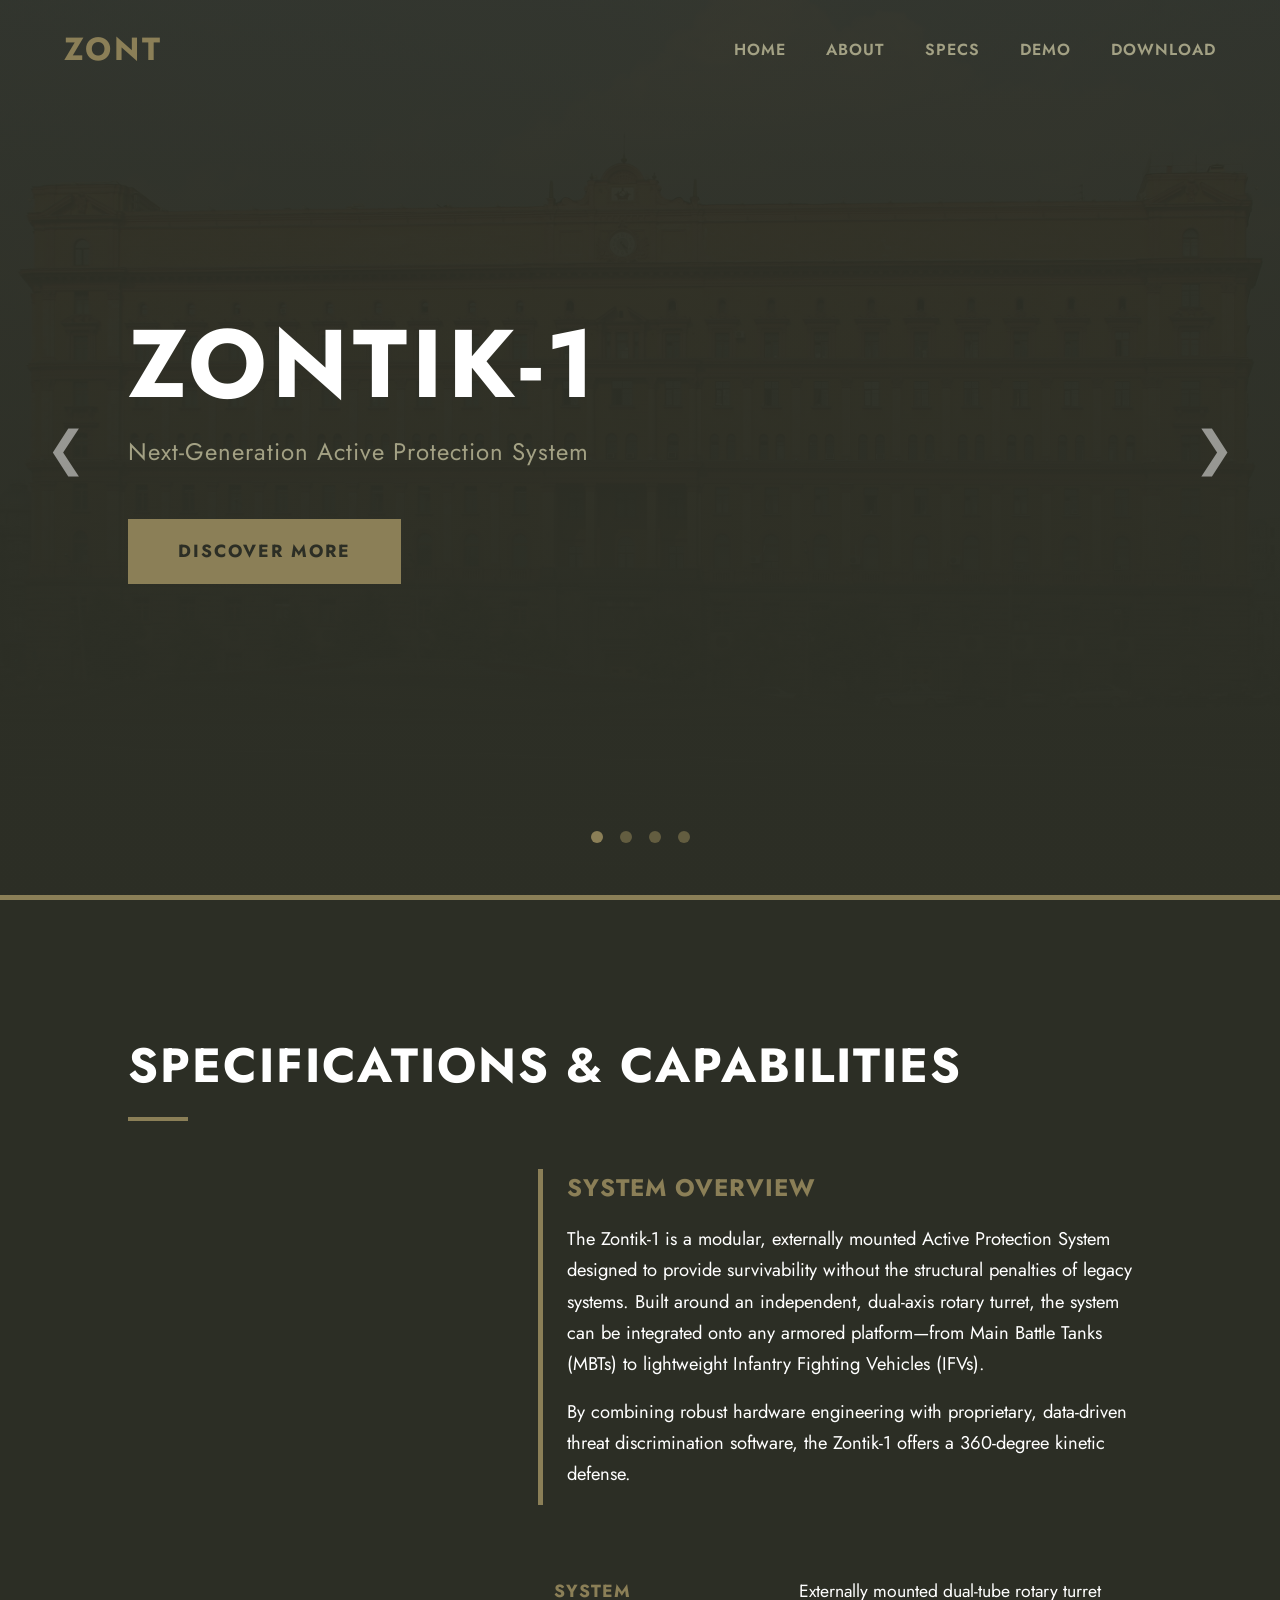
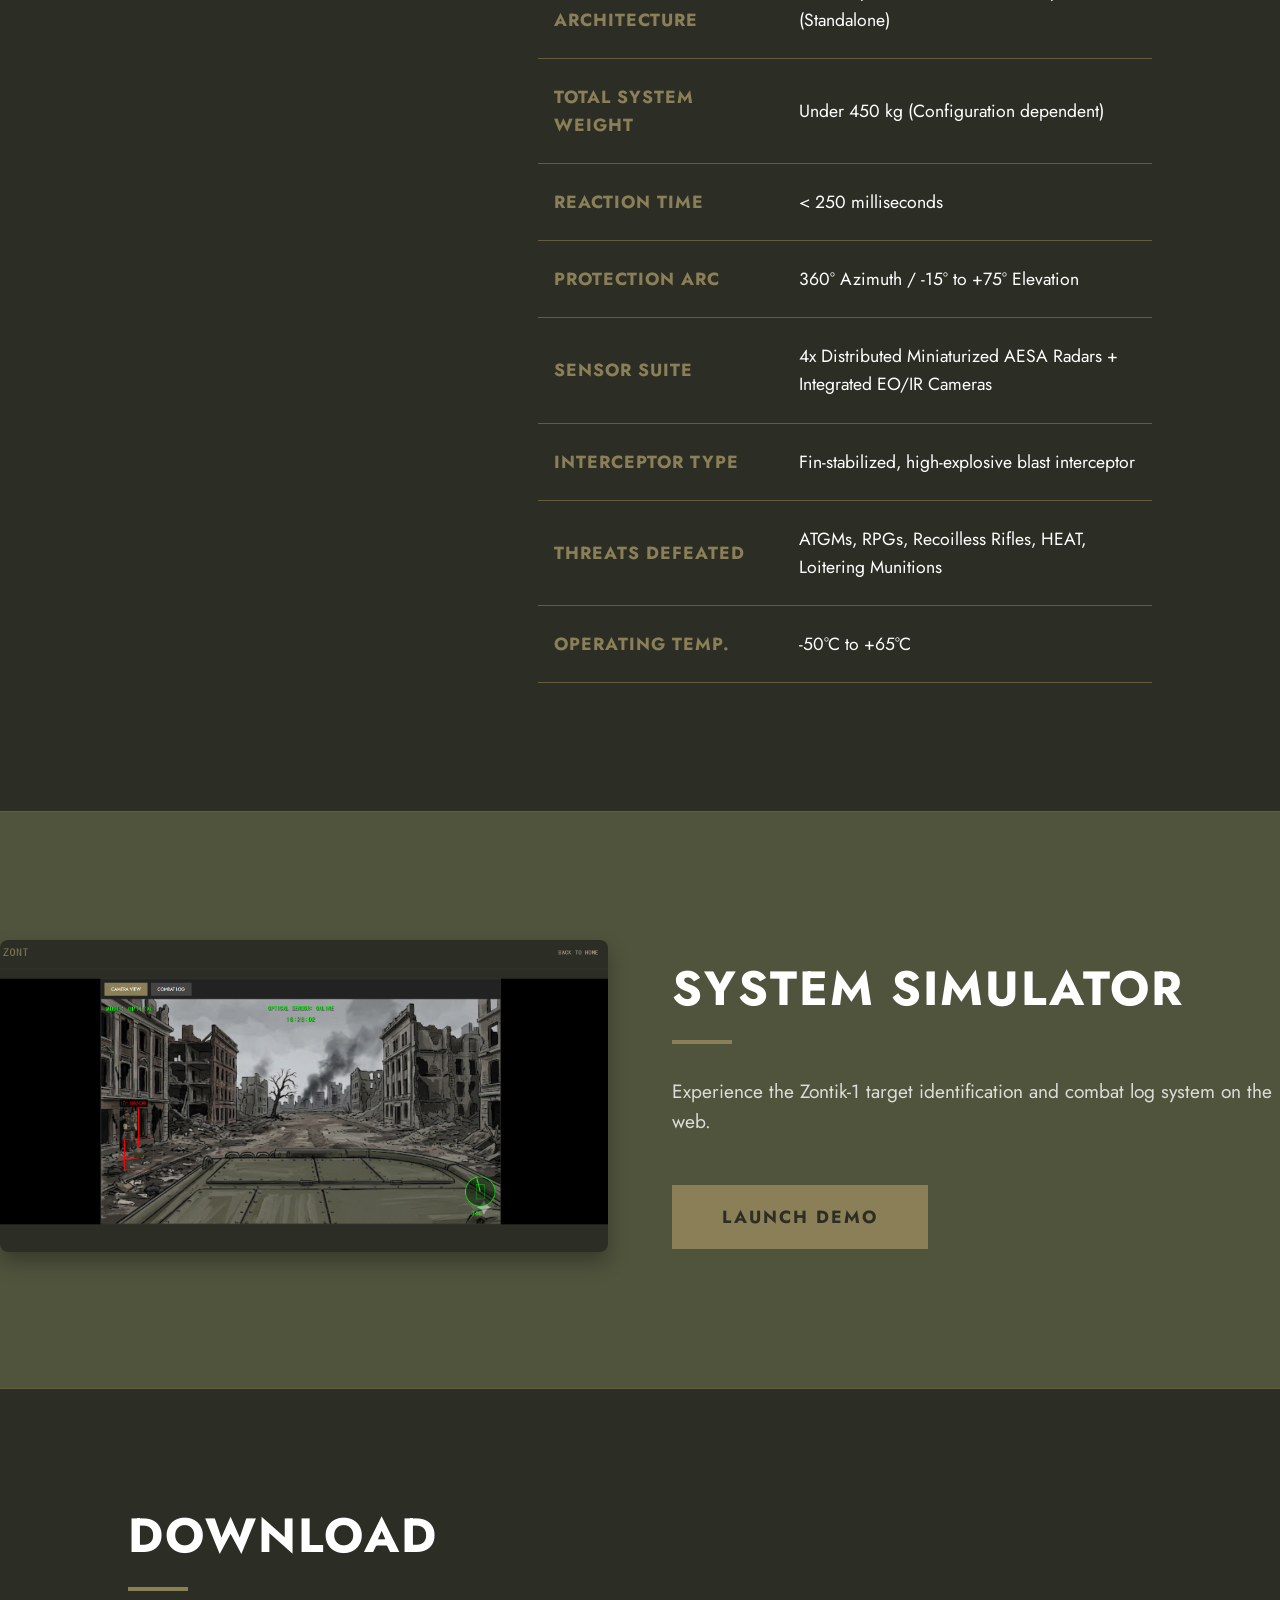
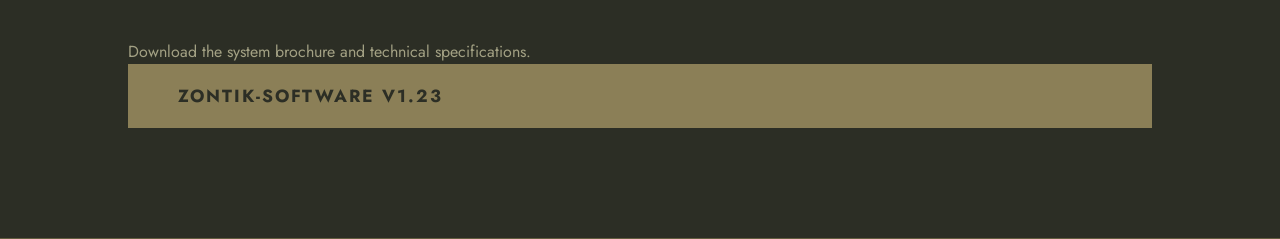
<file: index.html>
<!DOCTYPE html>
<html lang="en">
<head>
    <meta charset="UTF-8">
    <meta name="viewport" content="width=device-width, initial-scale=1.0">
    <title>Zont | Zontik-1</title>
    <link href="https://fonts.googleapis.com/css2?family=Jost:wght@400;600;700&display=swap" rel="stylesheet">
    <link rel="stylesheet" href="style.css">

    <style>
        #demo {
            background-color: var(--color-2);
            padding: 8rem 0;
            overflow: hidden;
        }

        #demo .demo-grid {
            display: grid;
            grid-template-columns: 1fr 1fr;
            gap: 4rem;
            align-items: center;
        }

        #demo .demo-image-col img {
            width: 100%;
            height: auto;
            border-radius: 8px;
            box-shadow: 0 10px 20px rgba(0,0,0,0.3);
        }

        #demo .demo-text-col {
            text-align: left;
            color: #ffffff;
        }

        #demo .demo-text-col .section-title {
            text-align: left;
            margin: 0 0 2rem 0;
        }

        #demo .demo-text-col p {
            font-size: 1.2rem;
            margin-bottom: 3rem;
            color: rgba(255, 255, 255, 0.8);
        }
    </style>
</head>
<body>
    <nav id="navbar">
        <div class="logo">ZONT</div>
        <ul class="nav-links">
            <li><a href="index.html">Home</a></li>
            <li><a href="about.html">About</a></li>
            <li><a href="index.html#specs">Specs</a></li>
            <li><a href="demo.html">Demo</a></li>
            <li><a href="download.html">Download</a></li>
        </ul>
    </nav>

    <header id="home" class="hero">
        <div class="slider-container">
            <div class="hero-slide active">
                <div class="video-container">
                    <video autoplay muted loop playsinline>
                        <source src="0329.mp4" type="video/mp4">
                    </video>
                </div>
                <div class="hero-content">
                    <h1>ZONTIK-1</h1>
                    <p>Next-Generation Active Protection System</p>
                    <a href="about.html" class="btn">Discover More</a>
                </div>
            </div>

            <div class="hero-slide">
                <div class="hero-content">
                    <h1>360° DEFENSE</h1>
                    <p>Download the system brochure and technical specifications.</p>
                    <a href="download.html" class="btn">Download Snapshot</a>
                </div>
            </div>

            <div class="hero-slide">
                <div class="hero-content">
                    <h1>UNMATCHED SPECS</h1>
                    <p>Explore the technical capabilities of Zontik-1.</p>
                    <a href="#specs" class="btn">View Specifications</a>
                </div>
            </div>

            <div class="hero-slide">
                <div class="hero-content">
                    <h1>LIVE SIMULATOR</h1>
                    <p>Experience target identification and combat log system.</p>
                    <a href="demo.html" class="btn">Launch Demo</a>
                </div>
            </div>
        </div>

        <button class="slide-arrow prev-arrow" onclick="changeSlide(-1)">&#10094;</button>
        <button class="slide-arrow next-arrow" onclick="changeSlide(1)">&#10095;</button>

        <div class="slider-dots">
            <span class="dot active" onclick="currentSlide(1)"></span>
            <span class="dot" onclick="currentSlide(2)"></span>
            <span class="dot" onclick="currentSlide(3)"></span>
            <span class="dot" onclick="currentSlide(4)"></span>
        </div>
    </header>

    <section id="specs">
        <h2 class="section-title">Specifications & Capabilities</h2>

        <div class="specs-content">
            <div class="specs-overview">
                <h3>System Overview</h3>
                <p>
                    The Zontik-1 is a modular, externally mounted Active Protection System designed to provide
                    survivability without the structural penalties of legacy systems. Built around an independent,
                    dual-axis rotary turret, the system can be integrated onto any armored platform—from Main Battle Tanks (MBTs)
                    to lightweight Infantry Fighting Vehicles (IFVs).
                </p>
                <p>
                    By combining robust hardware engineering with proprietary, data-driven threat discrimination software,
                    the Zontik-1 offers a 360-degree kinetic defense.
                </p>
            </div>

            <table class="specs-table">
                <tr>
                    <th>System Architecture</th>
                    <td>Externally mounted dual-tube rotary turret (Standalone)</td>
                </tr>
                <tr>
                    <th>Total System Weight</th>
                    <td>Under 450 kg (Configuration dependent)</td>
                </tr>
                <tr>
                    <th>Reaction Time</th>
                    <td>&lt; 250 milliseconds</td>
                </tr>
                <tr>
                    <th>Protection Arc</th>
                    <td>360° Azimuth / -15° to +75° Elevation</td>
                </tr>
                <tr>
                    <th>Sensor Suite</th>
                    <td>4x Distributed Miniaturized AESA Radars + Integrated EO/IR Cameras</td>
                </tr>
                <tr>
                    <th>Interceptor Type</th>
                    <td>Fin-stabilized, high-explosive blast interceptor</td>
                </tr>
                <tr>
                    <th>Threats Defeated</th>
                    <td>ATGMs, RPGs, Recoilless Rifles, HEAT, Loitering Munitions</td>
                </tr>
                <tr>
                    <th>Operating Temp.</th>
                    <td>-50°C to +65°C</td>
                </tr>
            </table>
        </div>
    </section>

    <section id="demo">
        <div class="container demo-grid fade-in">
            <div class="demo-image-col slide-in-left">
                <img src="demo.png" alt="Zontik-1 System Simulator Screenshot">
            </div>
            <div class="demo-text-col slide-in-right">
                <h2 class="section-title">System Simulator</h2>
                <p>
                    Experience the Zontik-1 target identification and combat log system on the web.
                </p>
                <a href="demo.html" class="btn">Launch Demo</a>
            </div>
        </div>
    </section>

    <section id="download">
        <h2 class="section-title">Download</h2>
        <p>Download the system brochure and technical specifications.</p>
        <a href="download.html" class="btn download-btn">ZONTIK-Software v1.23</a>
    </section>

    <script src="script.js"></script>
</body>
</html>
</file>
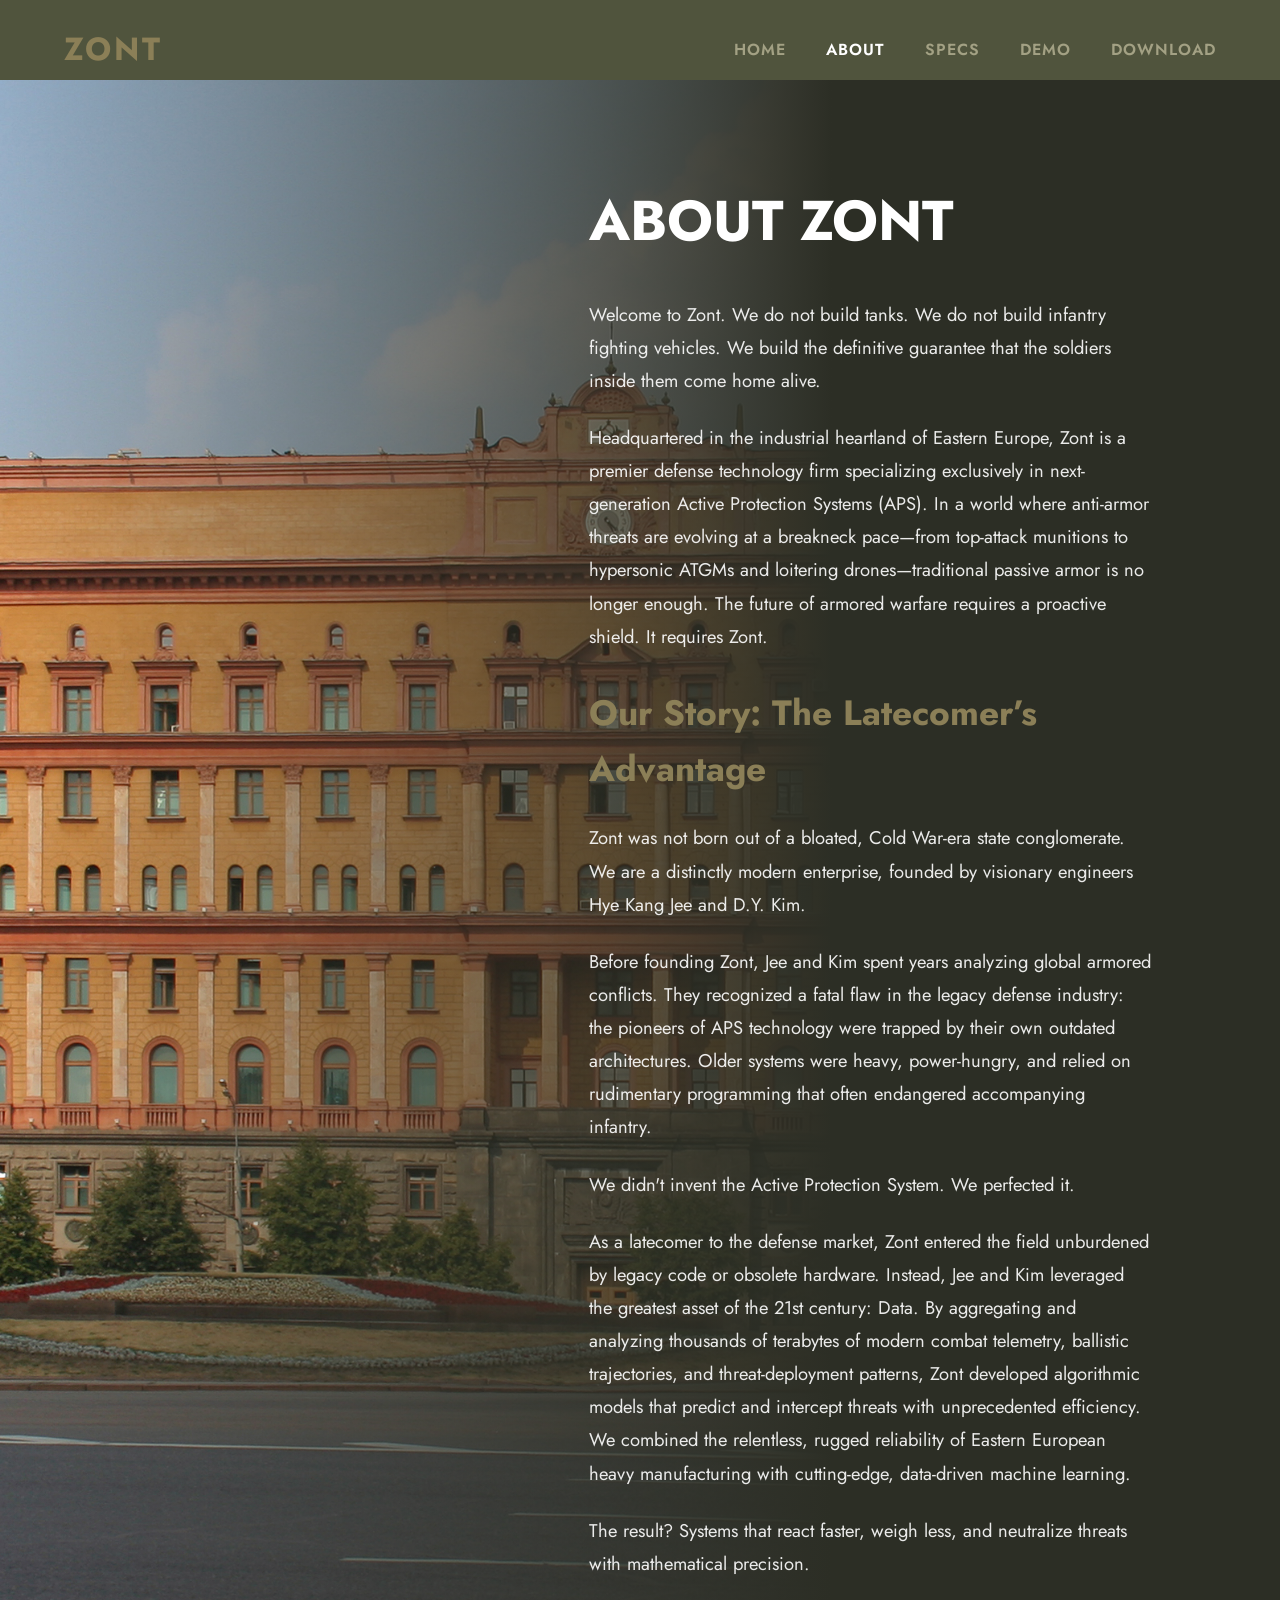
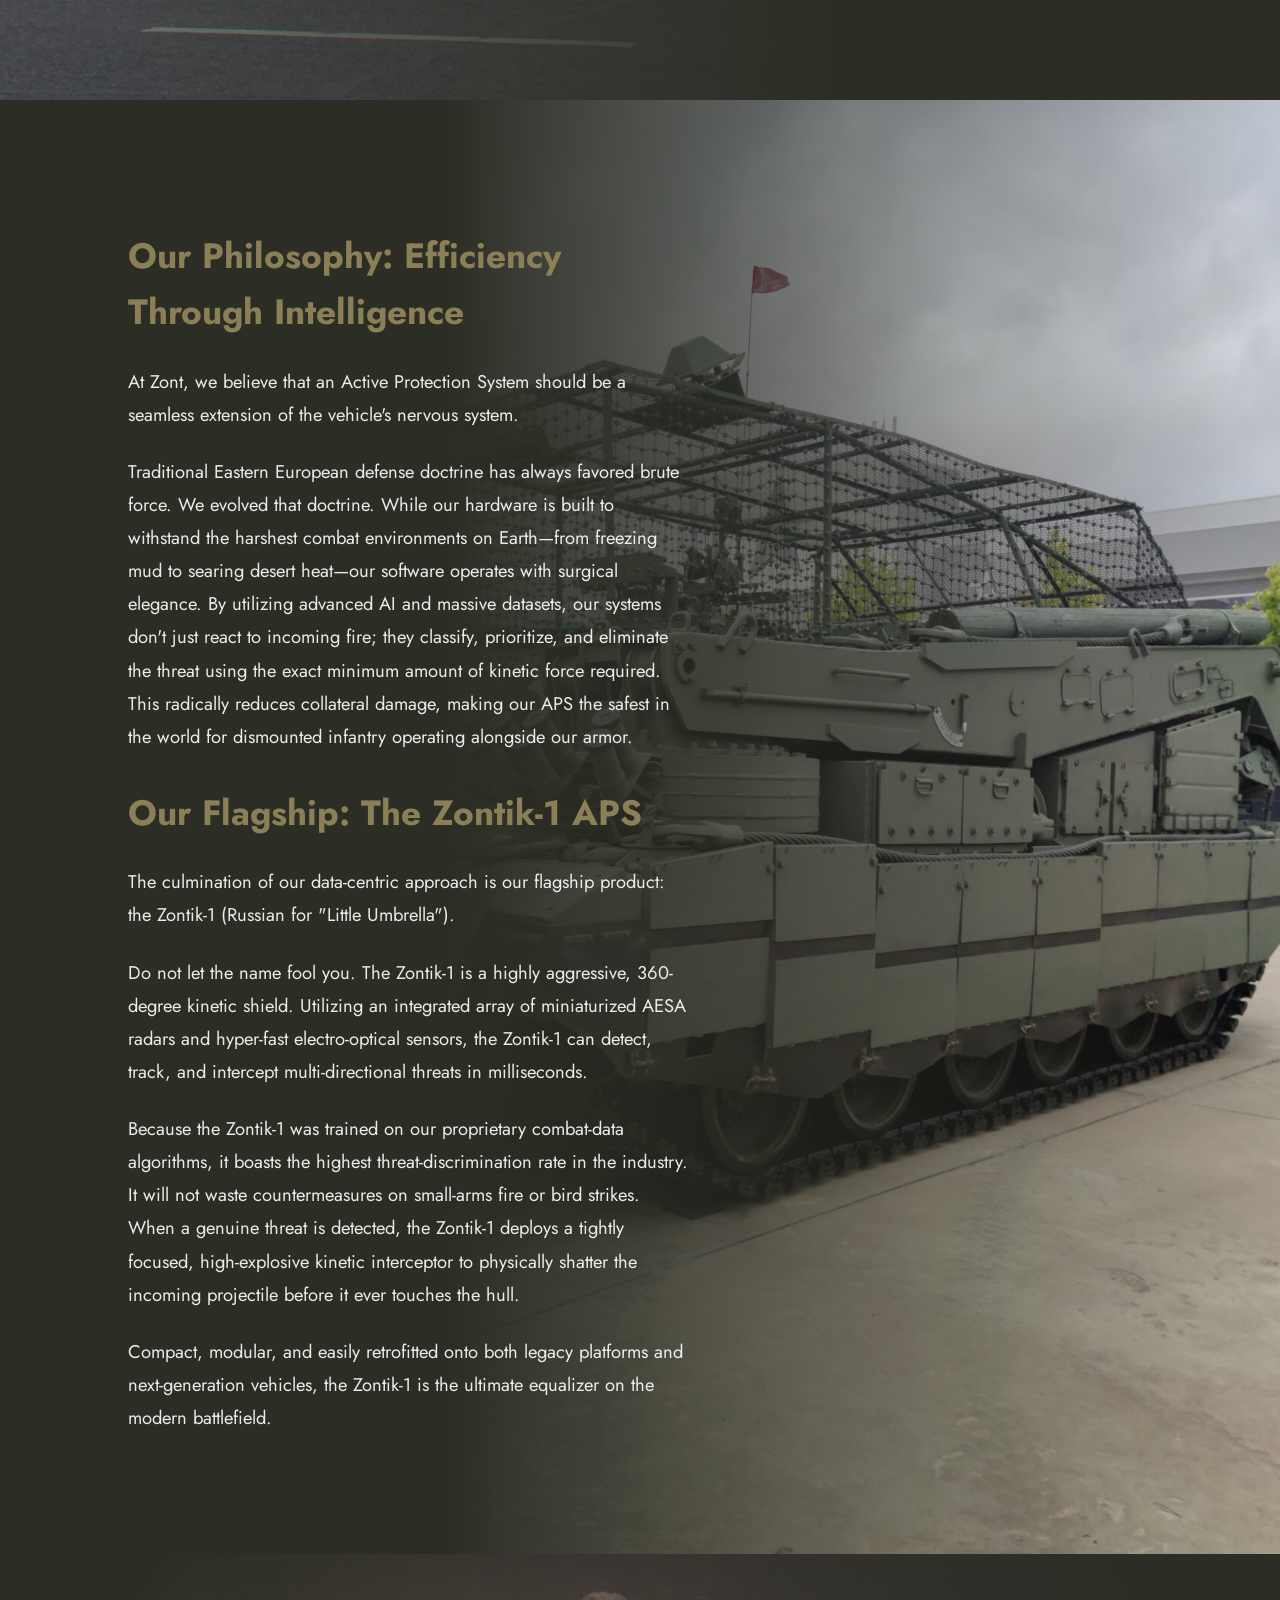
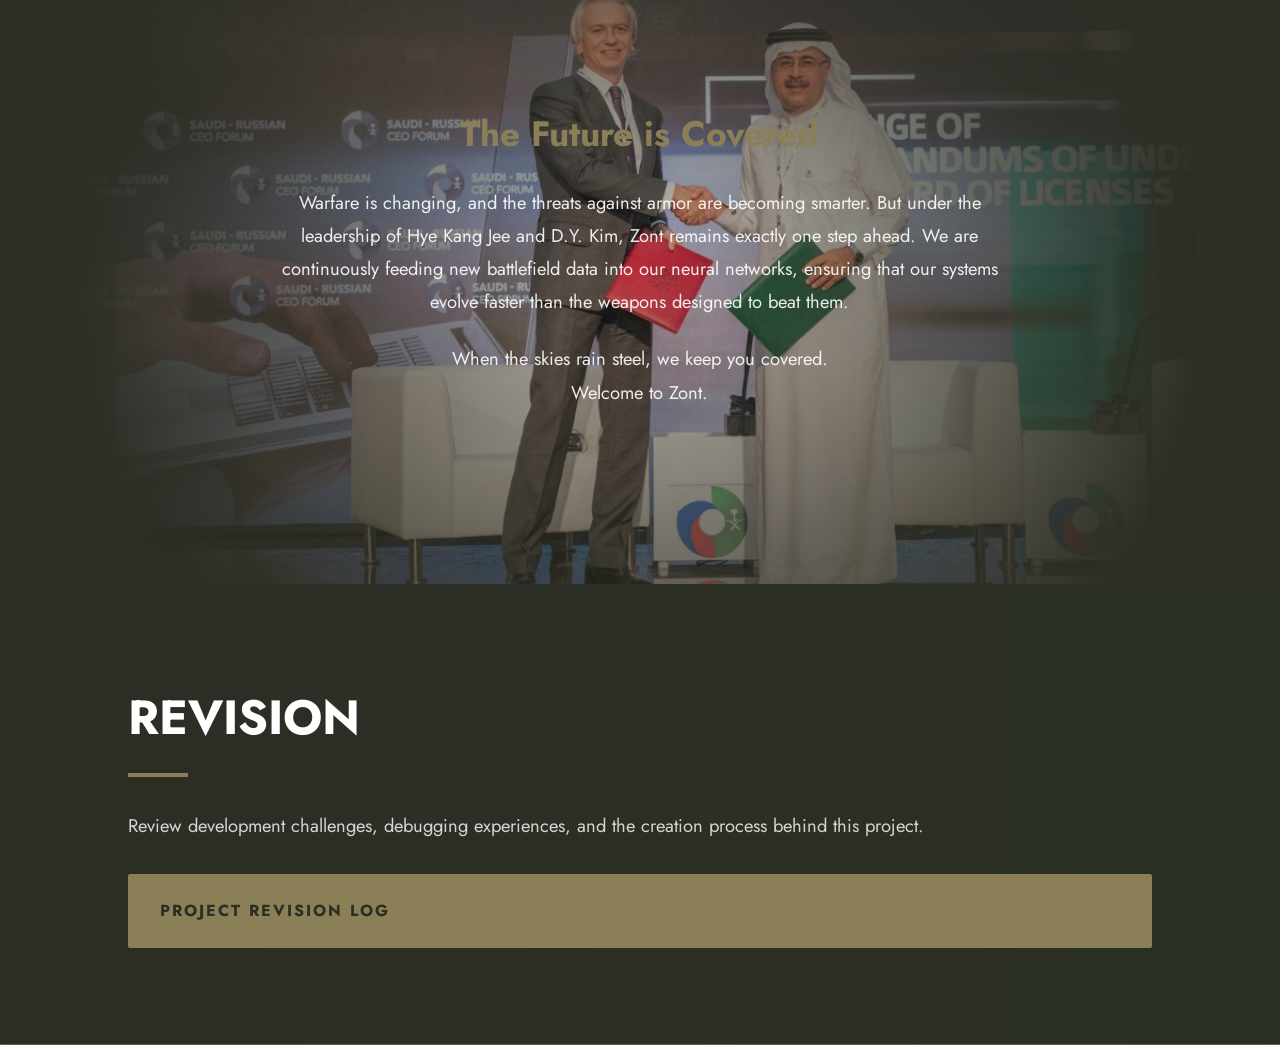
<file: about.html>
<!DOCTYPE html>
<html lang="en">
<head>
    <meta charset="UTF-8">
    <meta name="viewport" content="width=device-width, initial-scale=1.0">
    <title>About Zont</title>
    <link href="https://fonts.googleapis.com/css2?family=Jost:wght@400;600;700&display=swap" rel="stylesheet">
    <link rel="stylesheet" href="style.css">

    <style>
        /* =========================================
           ABOUT PAGE: GRADIENT DECORATION
           ========================================= */
        /* 전체 컨테이너 패딩 리셋 */
        #about {
            padding-top: 5rem;
            padding-bottom: 0;
            padding-left: 0;
            padding-right: 0;
        }

        .about-section {
            padding: 6rem 10%;
            min-height: 70vh;
            display: flex;
            align-items: center;
        }

        .text-box {
            color: rgba(255, 255, 255, 0.9);
            z-index: 2;
        }

        .text-box h2 {
            font-size: 3.5rem;
            color: #ffffff;
            margin-bottom: 2rem;
            text-transform: uppercase;
        }

        .text-box h3 {
            font-size: 2.2rem;
            color: var(--color-4);
            margin-bottom: 1.5rem;
            margin-top: 2rem;
        }

        .text-box p {
            font-size: 1.15rem;
            margin-bottom: 1.5rem;
            line-height: 1.8;
        }

        /* 1. 사진 왼쪽 (왼쪽에서 오른쪽으로 어두워지는 그라데이션) -> 텍스트는 오른쪽 배치 */
        .bg-left {
            background: linear-gradient(to right, rgba(44, 46, 37, 0) 0%, #2C2E25 65%), url('company_building.jpg') center/cover no-repeat;
        }
        .bg-left .text-box {
            margin-left: auto;
            width: 55%;
        }

        /* 2. 사진 오른쪽 (오른쪽에서 왼쪽으로 어두워지는 그라데이션) -> 텍스트는 왼쪽 배치 */
        .bg-right {
            background: linear-gradient(to left, rgba(44, 46, 37, 0) 0%, #2C2E25 65%), url('BREM-80-ARV-at-Army-2024-event-scaled.jpg') center/cover no-repeat;
        }
        .bg-right .text-box {
            margin-right: auto;
            width: 55%;
        }

        /* 3. 사진 중앙 (중앙에서 바깥으로 어두워지는 원형 그라데이션) -> 텍스트는 중앙 배치 */
        .bg-center {
            background: radial-gradient(circle, rgba(44, 46, 37, 0.3) 0%, #2C2E25 80%), url('bj3qH2gw-Saudi---Russian-CEO-Forum-resize-1200x800.jpg') center/cover no-repeat;
            justify-content: center;
            text-align: center;
            padding-bottom: 8rem;
        }
        .bg-center .text-box {
            margin: 0 auto;
            width: 70%;
        }
    </style>
</head>
<body>
    <nav id="navbar">
        <div class="logo">ZONT</div>
        <ul class="nav-links">
            <li><a href="index.html">Home</a></li>
            <li><a href="about.html" class="active">About</a></li>
            <li><a href="index.html#specs">Specs</a></li>
            <li><a href="demo.html">Demo</a></li> <li><a href="index.html#download">Download</a></li>
        </ul>
    </nav>

    <section id="about">
        
        <div class="about-section bg-left">
            <div class="text-box">
                <h2>About Zont</h2>
                <p>Welcome to Zont. We do not build tanks. We do not build infantry fighting vehicles. We build the definitive guarantee that the soldiers inside them come home alive.</p>
                <p>Headquartered in the industrial heartland of Eastern Europe, Zont is a premier defense technology firm specializing exclusively in next-generation Active Protection Systems (APS). In a world where anti-armor threats are evolving at a breakneck pace—from top-attack munitions to hypersonic ATGMs and loitering drones—traditional passive armor is no longer enough. The future of armored warfare requires a proactive shield. It requires Zont.</p>

                <h3>Our Story: The Latecomer’s Advantage</h3>
                <p>Zont was not born out of a bloated, Cold War-era state conglomerate. We are a distinctly modern enterprise, founded by visionary engineers Hye Kang Jee and D.Y. Kim.</p>
                <p>Before founding Zont, Jee and Kim spent years analyzing global armored conflicts. They recognized a fatal flaw in the legacy defense industry: the pioneers of APS technology were trapped by their own outdated architectures. Older systems were heavy, power-hungry, and relied on rudimentary programming that often endangered accompanying infantry.</p>
                <p>We didn't invent the Active Protection System. We perfected it.</p>
                <p>As a latecomer to the defense market, Zont entered the field unburdened by legacy code or obsolete hardware. Instead, Jee and Kim leveraged the greatest asset of the 21st century: Data. By aggregating and analyzing thousands of terabytes of modern combat telemetry, ballistic trajectories, and threat-deployment patterns, Zont developed algorithmic models that predict and intercept threats with unprecedented efficiency. We combined the relentless, rugged reliability of Eastern European heavy manufacturing with cutting-edge, data-driven machine learning.</p>
                <p>The result? Systems that react faster, weigh less, and neutralize threats with mathematical precision.</p>
            </div>
        </div>

        <div class="about-section bg-right">
            <div class="text-box">
                <h3>Our Philosophy: Efficiency Through Intelligence</h3>
                <p>At Zont, we believe that an Active Protection System should be a seamless extension of the vehicle's nervous system.</p>
                <p>Traditional Eastern European defense doctrine has always favored brute force. We evolved that doctrine. While our hardware is built to withstand the harshest combat environments on Earth—from freezing mud to searing desert heat—our software operates with surgical elegance. By utilizing advanced AI and massive datasets, our systems don't just react to incoming fire; they classify, prioritize, and eliminate the threat using the exact minimum amount of kinetic force required. This radically reduces collateral damage, making our APS the safest in the world for dismounted infantry operating alongside our armor.</p>

                <h3>Our Flagship: The Zontik-1 APS</h3>
                <p>The culmination of our data-centric approach is our flagship product: the Zontik-1 (Russian for "Little Umbrella").</p>
                <p>Do not let the name fool you. The Zontik-1 is a highly aggressive, 360-degree kinetic shield. Utilizing an integrated array of miniaturized AESA radars and hyper-fast electro-optical sensors, the Zontik-1 can detect, track, and intercept multi-directional threats in milliseconds.</p>
                <p>Because the Zontik-1 was trained on our proprietary combat-data algorithms, it boasts the highest threat-discrimination rate in the industry. It will not waste countermeasures on small-arms fire or bird strikes. When a genuine threat is detected, the Zontik-1 deploys a tightly focused, high-explosive kinetic interceptor to physically shatter the incoming projectile before it ever touches the hull.</p>
                <p>Compact, modular, and easily retrofitted onto both legacy platforms and next-generation vehicles, the Zontik-1 is the ultimate equalizer on the modern battlefield.</p>
            </div>
        </div>

        <div class="about-section bg-center">
            <div class="text-box">
                <h3>The Future is Covered</h3>
                <p>Warfare is changing, and the threats against armor are becoming smarter. But under the leadership of Hye Kang Jee and D.Y. Kim, Zont remains exactly one step ahead. We are continuously feeding new battlefield data into our neural networks, ensuring that our systems evolve faster than the weapons designed to beat them.</p>
                <p>When the skies rain steel, we keep you covered.<br>Welcome to Zont.</p>

            </div>
        </div>
   <!-- REVISION SECTION -->
        <div class="revision-section">
            <h2>REVISION</h2>
            <div class="revision-line"></div>
            <p>
                Review development challenges, debugging experiences,
                and the creation process behind this project.
            </p>

            <a href="revision.html" class="revision-bar">
                PROJECT REVISION LOG
            </a>
        </div>


    </section>

    <script src="script.js"></script>
</body>
</html>
</file>
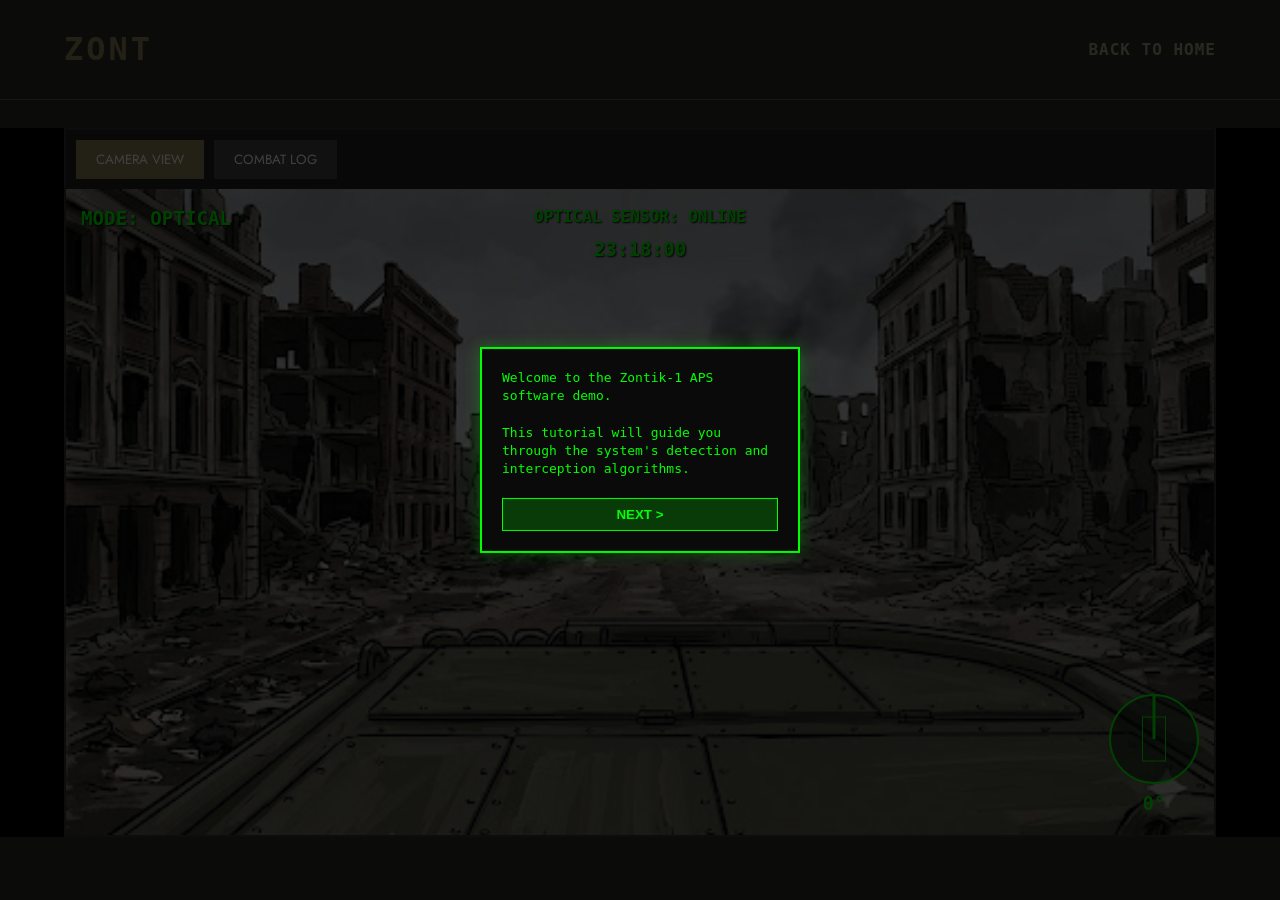
<file: demo.html>
<!DOCTYPE html>
<html lang="en">
<head>
    <meta charset="UTF-8">
    <meta name="viewport" content="width=device-width, initial-scale=1.0">
    <title>Zontik-1 | Simulator</title>
    <link href="https://fonts.googleapis.com/css2?family=Jost:wght@400;600;700&display=swap" rel="stylesheet">
    <link rel="stylesheet" href="style.css">
    <link rel="stylesheet" href="demo.css">
</head>
<body>
    <nav id="navbar" style="background-color: #2C2E25;">
        <div class="logo">ZONT</div>
        <ul class="nav-links">
            <li><a href="index.html">Back to Home</a></li>
        </ul>
    </nav>

    <div id="demo-container">
        <div class="demo-nav">
            <button id="btn-camera" class="active">Camera View</button>
            <button id="btn-log">Combat Log</button>
        </div>

        <div id="camera-view" class="view-screen active">
            <div class="hud-overlay">
                <div class="hud-mode">MODE: <span id="camera-mode-val">OPTICAL</span></div>
                
                <div class="hud-top-center">
                    <div class="hud-status" id="hud-status-val">OPTICAL SENSOR: ONLINE</div>
                    <div class="hud-time" id="hud-time-display">00:00:00</div>
                </div>

                <div class="hud-azimuth">
                    <div class="azimuth-indicator">
                        <div class="hull-icon"></div>
                        <div class="turret-bar" id="turret-bar"></div>
                    </div>
                    <div class="azimuth-text"><span id="azimuth-val">0</span>°</div>
                </div>
            </div>

            <div class="target-box" id="target-box">
                <div class="target-label" id="target-label">ID: UNKNOWN</div>
                <img src="FPV.png" style="width: 100%; height: 100%; object-fit: contain;">
            </div>

            <div class="rpg-gunner-box" id="rpg-gunner-box">
                <div class="target-label" id="rpg-gunner-label">ID: UNKNOWN</div>
                <img src="terror.png" style="width: 100%; height: 100%; object-fit: contain;">
            </div>

            <div class="rpg-projectile-box" id="rpg-projectile-box">
                <img src="RPG.png" style="width: 100%; height: 100%; object-fit: contain;">
            </div>
        </div>

        <div id="log-view" class="view-screen">
            <div>SYSTEM INITIALIZED...</div>
            <div id="log-content"></div>
        </div>
    </div>

    <script src="demo.js"></script>
</body>
</html>
</file>
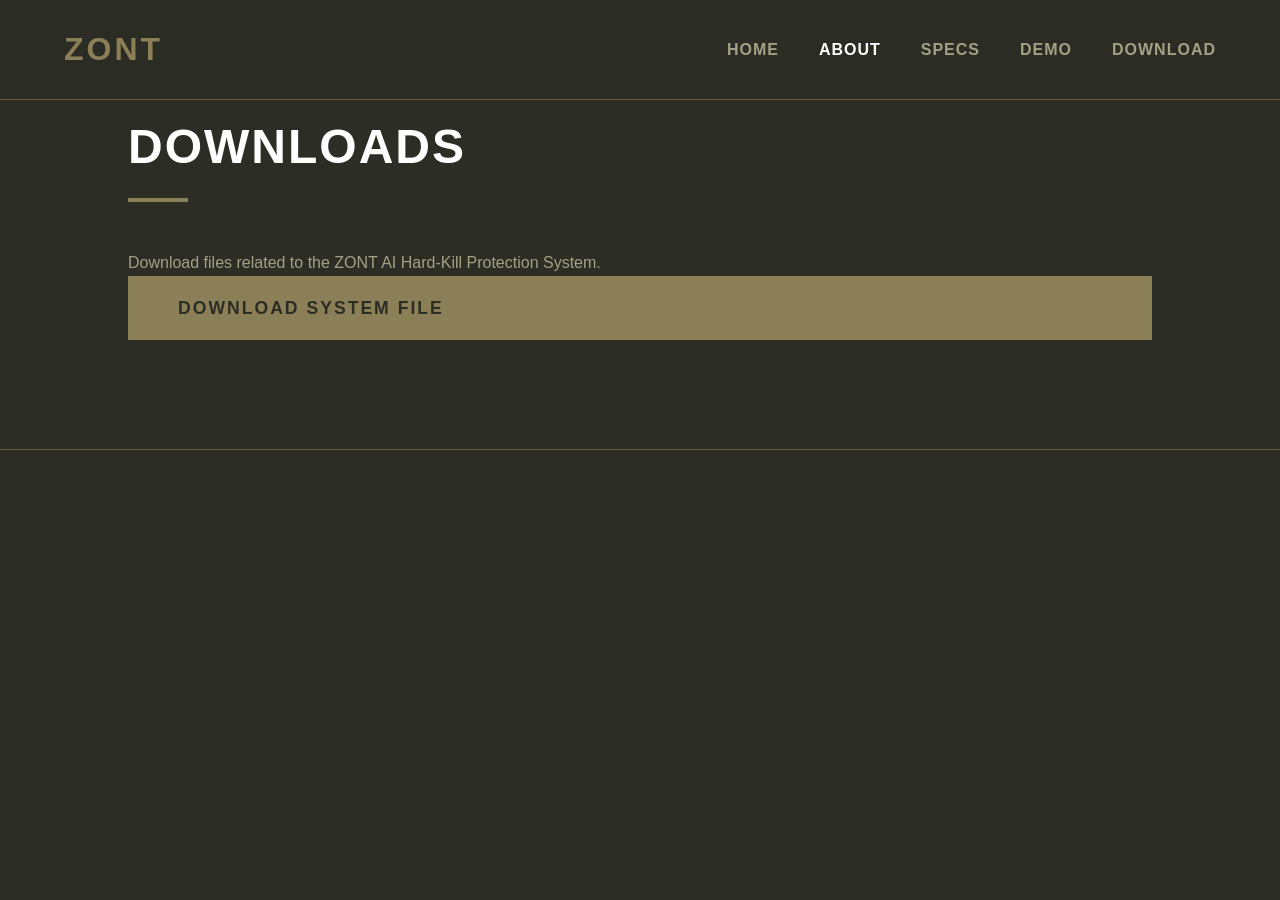
<file: download.html>
<!DOCTYPE html>
<html lang="en">
<head>
<meta charset="UTF-8">
<meta name="viewport" content="width=device-width, initial-scale=1.0">

<title>ZONT Downloads</title>

<link rel="stylesheet" href="style.css">

</head>

<body>

<nav id="navbar">

<div class="logo">ZONT</div>

<ul class="nav-links">
            <li><a href="index.html">Home</a></li>
            <li><a href="about.html" class="active">About</a></li>
            <li><a href="index.html#specs">Specs</a></li>
            <li><a href="demo.html">Demo</a></li> <li><a href="index.html#download">Download</a></li>
        </ul>

</nav>

<section id="download">

<h2 class="section-title">Downloads</h2>

<p>
Download files related to the ZONT AI Hard-Kill Protection System.
</p>

<a href="#" class="btn">
Download System File
</a>

</section>

</body>
</html>
</file>
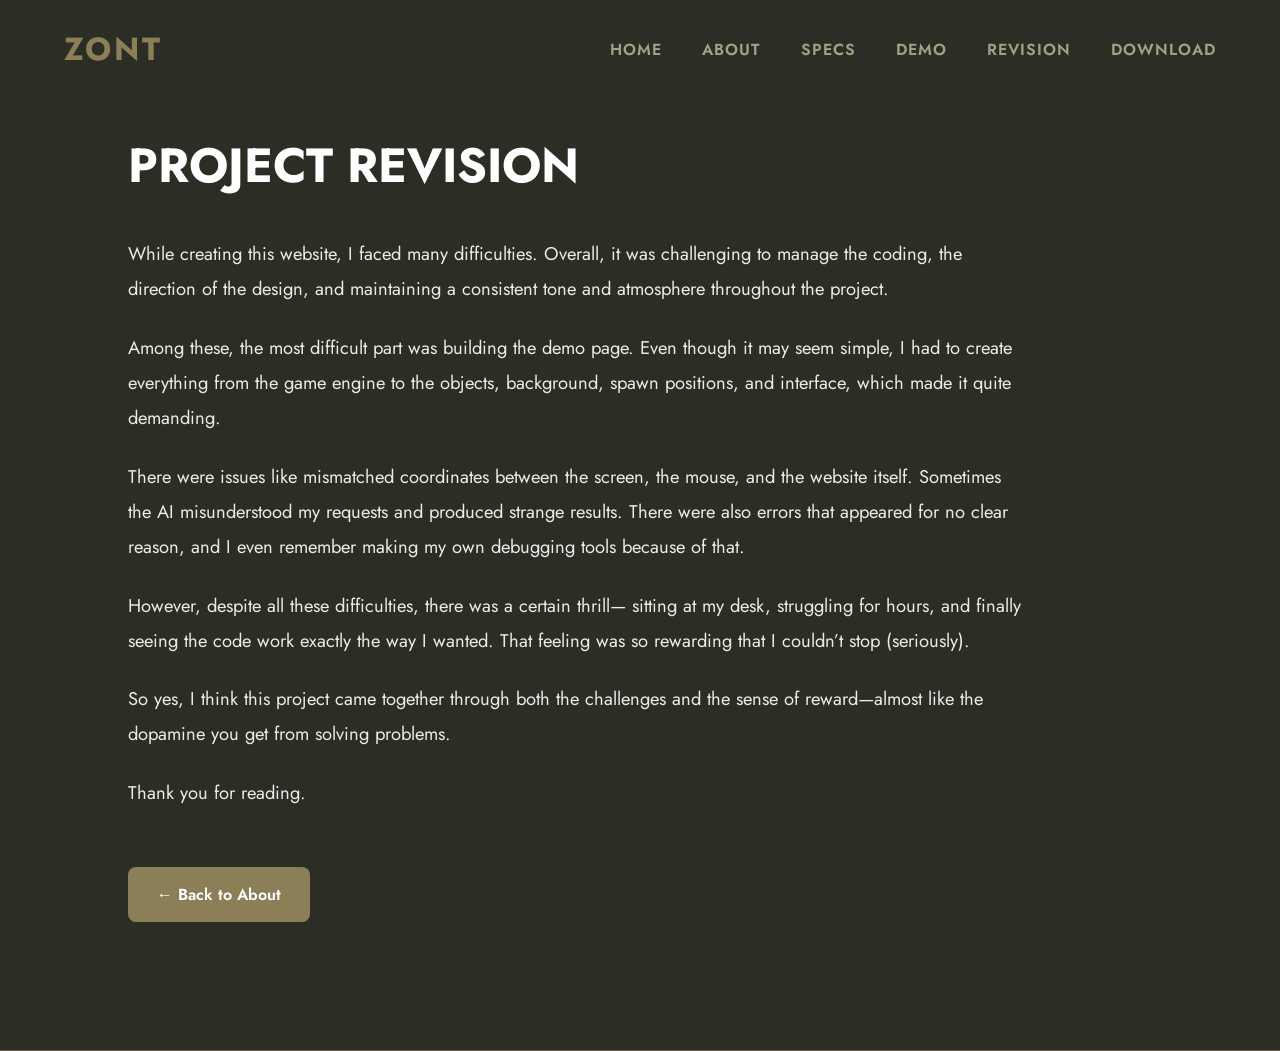
<file: revision.html>
<!DOCTYPE html>
<html lang="en">
<head>
    <meta charset="UTF-8">
    <meta name="viewport" content="width=device-width, initial-scale=1.0">

    <title>ZONT | Revision</title>

    <link href="https://fonts.googleapis.com/css2?family=Jost:wght@400;600;700&display=swap" rel="stylesheet">
    <link rel="stylesheet" href="style.css">

    <style>
        /* Revision Page Layout */

        body {
            background-color: #2C2E25;
        }

        .revision-container {
            padding: 8rem 10%;
            min-height: 100vh;
            display: flex;
            justify-content: center;
        }

        .revision-box {
            max-width: 900px;
            color: rgba(255,255,255,0.9);
        }

        .revision-box h2 {
            font-size: 3rem;
            margin-bottom: 2rem;
            color: #ffffff;
            text-transform: uppercase;
        }

        .revision-box p {
            font-size: 1.15rem;
            line-height: 1.9;
            margin-bottom: 1.5rem;
        }

        .back-btn {
            display: inline-block;
            margin-top: 2rem;
            padding: 0.9rem 1.8rem;
            background-color: var(--color-4);
            color: #fff;
            text-decoration: none;
            font-weight: 600;
            border-radius: 8px;
            transition: 0.3s ease;
        }

        .back-btn:hover {
            background-color: var(--color-5);
            transform: translateY(-2px);
        }
    </style>

</head>

<body>

    <!-- NAVBAR (about이랑 동일하게 유지) -->
    <nav id="navbar">
        <div class="logo">ZONT</div>

        <ul class="nav-links">
            <li><a href="index.html">Home</a></li>
            <li><a href="about.html">About</a></li>
            <li><a href="index.html#specs">Specs</a></li>
            <li><a href="demo.html">Demo</a></li>
            <li><a href="revision.html" class="active">Revision</a></li>
            <li><a href="index.html#download">Download</a></li>
        </ul>
    </nav>

    <!-- REVISION CONTENT -->

    <section class="revision-container">

        <div class="revision-box">

            <h2>Project Revision</h2>

            <p>
            While creating this website, I faced many difficulties.
            Overall, it was challenging to manage the coding, the direction of the design, 
            and maintaining a consistent tone and atmosphere throughout the project.
            </p>

            <p>
            Among these, the most difficult part was building the demo page. 
            Even though it may seem simple, I had to create everything from 
            the game engine to the objects, background, spawn positions, 
            and interface, which made it quite demanding.
            </p>

            <p>
            There were issues like mismatched coordinates between the screen, 
            the mouse, and the website itself. Sometimes the AI misunderstood 
            my requests and produced strange results. There were also errors 
            that appeared for no clear reason, and I even remember making 
            my own debugging tools because of that.
            </p>

            <p>
            However, despite all these difficulties, there was a certain thrill—
            sitting at my desk, struggling for hours, and finally seeing the 
            code work exactly the way I wanted. That feeling was so rewarding 
            that I couldn’t stop (seriously).
            </p>

            <p>
            So yes, I think this project came together through both the 
            challenges and the sense of reward—almost like the dopamine 
            you get from solving problems.
            </p>

            <p>
            Thank you for reading.
            </p>

            <!-- Back Button -->
            <a href="about.html" class="back-btn">
                ← Back to About
            </a>

        </div>

    </section>

    <script src="script.js"></script>

</body>
</html>
</file>
<file: style.css>
/* ==========================================================================
   1. VARIABLES & RESET (변수 및 초기화)
   ========================================================================== */
:root {
    --color-1: #2C2E25;
    --color-2: #50543D;
    --color-3: #635D40;
    --color-4: #8B7F57;
    --color-5: #A3A184;
}

* {
    margin: 0;
    padding: 0;
    box-sizing: border-box;
}

body, html {
    font-family: 'Jost', sans-serif;
    background-color: var(--color-1);
    color: var(--color-5);
    scroll-behavior: smooth;
    line-height: 1.6;
}

/* ==========================================================================
   2. TYPOGRAPHY & UI ELEMENTS (공통 레이아웃 및 UI 요소)
   ========================================================================== */
/* 섹션 공통 레이아웃: 블록 형태의 구조 강조 */
section {
    padding: 6rem 10%;
    min-height: 50vh;
    display: flex;
    flex-direction: column;
    justify-content: center;
    border-bottom: 1px solid var(--color-3);
}

/* 공통 섹션 제목: 칼라시니코프 사이트 특유의 짧은 강조선 사용 */
.section-title {
    font-size: 3rem;
    margin-bottom: 3rem;
    text-transform: uppercase;
    color: #ffffff;
    letter-spacing: 2px;
    position: relative;
    padding-bottom: 1rem;
}

.section-title::after {
    content: '';
    position: absolute;
    bottom: 0;
    left: 0;
    width: 60px;
    height: 4px;
    background-color: var(--color-4);
}

/* 공통 버튼: 둥근 모서리와 그라데이션 제거, 직관적인 평면 디자인 */
.btn {
    display: inline-block;
    padding: 1rem 3rem;
    background-color: var(--color-4);
    color: var(--color-1);
    text-decoration: none;
    font-size: 1.1rem;
    font-weight: 700;
    text-transform: uppercase;
    letter-spacing: 2px;
    border: 2px solid var(--color-4);
    transition: all 0.3s;
}

.btn:hover {
    background-color: transparent;
    color: var(--color-4);
}

/* ==========================================================================
   3. NAVIGATION BAR (가이드바)
   ========================================================================== */
/* 어둡고 직선적인 상단 바 */
#navbar {
    display: flex;
    justify-content: space-between;
    align-items: center;
    padding: 1.5rem 4rem;
    background-color: rgba(44, 46, 37, 0.95);
    position: fixed;
    width: 100%;
    top: 0;
    z-index: 1000;
    border-bottom: 1px solid var(--color-3);
    text-transform: uppercase;
}

.logo {
    font-size: 2rem;
    font-weight: 700;
    color: var(--color-4);
    letter-spacing: 3px;
}

.nav-links {
    list-style: none;
    display: flex;
    gap: 2.5rem;
}

.nav-links a {
    color: var(--color-5);
    text-decoration: none;
    font-size: 1rem;
    font-weight: 600;
    letter-spacing: 1px;
    transition: color 0.3s;
}

.nav-links a:hover, .nav-links a.active {
    color: #ffffff;
}

/* ==========================================================================
   4. HERO SECTION (메인 최상단 슬라이더 화면)
   ========================================================================== */
.hero {
    position: relative;
    height: 100vh;
    background:
        linear-gradient(rgba(44, 46, 37, 0.8), rgba(44, 46, 37, 0.95)),
        url("company_building.jpg");
    background-size: cover;
    background-position: center;
    background-repeat: no-repeat;
    border-bottom: 5px solid var(--color-4);
    overflow: hidden;
}

.slider-container {
    position: relative;
    width: 100%;
    height: 100%;
}

.hero-slide {
    position: absolute;
    top: 0;
    left: 0;
    width: 100%;
    height: 100%;
    display: flex;
    align-items: center;
    padding: 0 10%;
    opacity: 0;
    visibility: hidden;
    transition: opacity 0.6s ease-in-out, visibility 0.6s ease-in-out;
}

.hero-slide.active {
    opacity: 1;
    visibility: visible;
    z-index: 2;
}

.hero-content {
    max-width: 800px;
    transform: translateY(20px);
    transition: transform 0.6s ease-in-out;
}

.hero-slide.active .hero-content {
    transform: translateY(0);
}

.hero-content h1 {
    font-size: 6rem;
    font-weight: 700;
    color: #ffffff;
    margin-bottom: 1rem;
    letter-spacing: 5px;
    text-transform: uppercase;
    line-height: 1.1;
}

.hero-content p {
    font-size: 1.5rem;
    color: var(--color-5);
    margin-bottom: 3rem;
    font-weight: 400;
    letter-spacing: 1px;
}

/* 슬라이더 화살표 (박스 제거 및 깔끔한 텍스트형으로 변경) */
.slide-arrow {
    position: absolute;
    top: 50%;
    transform: translateY(-50%);
    background: transparent; /* 배경 투명하게 */
    color: rgba(255, 255, 255, 0.5); /* 반투명한 흰색 */
    border: none; /* 테두리 제거 */
    font-size: 3rem; /* 화살표 크기 키움 */
    padding: 10px 20px;
    cursor: pointer;
    z-index: 10;
    transition: color 0.3s, transform 0.3s;
}

.slide-arrow:hover {
    background: transparent;
    color: var(--color-4); /* 마우스 올리면 브랜드 컬러로 변경 */
    transform: translateY(-50%) scale(1.2); /* 살짝 커지는 애니메이션 */
}

.prev-arrow { left: 2%; }
.next-arrow { right: 2%; }

/* ==========================================================================
   비디오 슬라이드 배경 처리
   ========================================================================== */
.video-container {
    position: absolute;
    top: 0;
    left: 0;
    width: 100%;
    height: 100%;
    z-index: 0;
    overflow: hidden;
}

.video-container video {
    width: 100%;
    height: 100%;
    object-fit: cover; /* 영상 비율을 유지하면서 꽉 채움 */
}

/* 영상 위에 어두운 그라데이션 필름을 덮어 글씨가 잘 보이게 함 */
.video-container::after {
    content: '';
    position: absolute;
    top: 0;
    left: 0;
    width: 100%;
    height: 100%;
    background: linear-gradient(rgba(44, 46, 37, 0.7), rgba(44, 46, 37, 0.95));
}

.hero-slide .hero-content {
    position: relative;
    z-index: 1; /* 비디오보다 글씨가 위에 오도록 설정 */
}

/* 슬라이더 하단 점(Dots) */
.slider-dots {
    position: absolute;
    bottom: 5%;
    width: 100%;
    text-align: center;
    z-index: 10;
}

.dot {
    display: inline-block;
    width: 12px;
    height: 12px;
    margin: 0 6px;
    background-color: var(--color-3);
    border-radius: 50%;
    cursor: pointer;
    transition: background-color 0.3s;
}

.dot.active, .dot:hover {
    background-color: var(--color-4);
}

/* ==========================================================================
   5. SPECIFIC SECTIONS (개별 섹션 상세 설정)
   ========================================================================== */
/* 5-1. Company 섹션 */
#company {
    background-color: var(--color-1);
}

#company p {
    font-size: 1.2rem;
    max-width: 900px;
    margin-bottom: 1.5rem;
    color: var(--color-5);
}

/* 5-2. AI System 섹션 */
#ai-system {
    background-color: var(--color-2);
}

.ai-container {
    display: grid;
    grid-template-columns: repeat(auto-fit, minmax(300px, 1fr));
    gap: 20px;
    margin-bottom: 3rem;
}

.ai-image {
    width: 100%;
    height: auto;
    display: block;
    border: 1px solid var(--color-3);
    filter: grayscale(40%) contrast(110%);
    transition: filter 0.3s;
}

.ai-image:hover {
    filter: grayscale(0%) contrast(100%);
}

.ai-text {
    max-width: 900px;
}

.ai-text p {
    font-size: 1.2rem;
    margin-bottom: 1.5rem;
    color: #ffffff;
}

.ai-text ul {
    list-style-type: square;
    margin-left: 2rem;
    color: var(--color-4);
}

.ai-text li {
    font-size: 1.1rem;
    margin-bottom: 0.5rem;
    color: #ffffff;
}

/* 5-3. About 섹션 */
#about {
    background-color: var(--color-2);
    color: #ffffff; /* 본문 텍스트 색상을 흰색으로 변경 */
}

#about .section-title {
    color: #ffffff; /* 큰 제목 색상을 흰색으로 변경 */
}

/* 밑줄 색상은 흰색 글씨와 잘 어울리도록 기존 var(--color-4) 계열로 맞추거나 밝게 유지합니다 */
#about .section-title::after {
    background-color: var(--color-4);
}

.about-text-container {
    max-width: 900px;
}

.about-text-container p {
    font-size: 1.15rem;
    line-height: 1.8;
    margin-bottom: 1.5rem;
}

.about-text-container h3 {
    font-size: 1.8rem;
    margin-top: 3.5rem;
    margin-bottom: 1rem;
    color: #ffffff; /* 소제목 색상을 흰색으로 변경 */
    text-transform: uppercase;
    letter-spacing: 1px;
}

/* ==========================================================================
   6. SPECS SECTION (슬라이드 애니메이션 및 측면 그라데이션 적용)
   ========================================================================== */
#specs {
    position: relative;
    background-color: var(--color-1); /* 전체 기본 배경색 */
    color: var(--color-5);
    padding: 8rem 10%;
    border-bottom: 1px solid var(--color-3);
    overflow: hidden; /* 이미지가 영역 밖으로 튀어나가는 것을 방지 */
}

/* 배경 이미지 및 그라데이션 덮개 (가상 요소 사용) */
#specs::before {
    content: '';
    position: absolute;
    top: 0;
    left: 0; /* 왼쪽 배치 */
    width: 65%; /* 이미지가 차지할 너비 */
    height: 100%;
    
    /* 왼쪽(원본 이미지)에서 오른쪽(배경색)으로 자연스럽게 사라지는 그라데이션 */
    background: linear-gradient(
        to right, 
        rgba(44, 46, 37, 0.2) 0%, 
        var(--color-1) 80%
    ), url('APS.webp');
    background-size: cover;
    background-position: center right; /* 이미지 위치 조정 */
    background-repeat: no-repeat;
    z-index: 1;

    /* 애니메이션 초기 상태: 왼쪽으로 밀려있고 투명함 */
    transform: translateX(-100px);
    opacity: 0;
    transition: transform 1.2s ease-out, opacity 1.2s ease-out;
}

/* .is-visible 클래스가 추가되면 원래 위치로 슬라이드 인 */
#specs.is-visible::before {
    transform: translateX(0);
    opacity: 1;
}

/* .is-hidden 클래스가 추가되면 왼쪽으로 슬라이드 아웃 */
#specs.is-hidden::before {
    transform: translateX(-100px);
    opacity: 0;
}

/* 텍스트와 표가 사진 위로 올라오도록 설정 */
.specs-content {
    display: flex;
    flex-direction: column;
    gap: 3rem;
    position: relative;
    z-index: 2;
    width: 60%; /* 텍스트가 오른쪽 절반에 위치하도록 너비 제한 */
    margin-left: auto; /* 오른쪽 정렬 */
}

/* ... (기존 .specs-overview, .specs-table 스타일 유지) ... */

/* 기존 반투명 박스 배경 제거 (이미지와 자연스럽게 어우러지도록) */
.specs-overview {
    padding-left: 1.5rem;
    border-left: 5px solid var(--color-4);
}

.specs-overview h3 {
    font-size: 1.5rem;
    color: var(--color-4);
    margin-bottom: 1rem;
    text-transform: uppercase;
    letter-spacing: 1px;
}

.specs-overview p {
    font-size: 1.15rem;
    line-height: 1.7;
    margin-bottom: 1rem;
    color: #ffffff;
}

/* 제원표 디자인 */
.specs-table {
    width: 100%;
    border-collapse: collapse;
}

.specs-table th, .specs-table td {
    padding: 1.5rem 1rem;
    border-bottom: 1px solid var(--color-3);
    text-align: left;
    font-size: 1.1rem;
}

.specs-table th {
    color: var(--color-4);
    font-weight: 700;
    width: 40%;
    text-transform: uppercase;
    letter-spacing: 1px;
}

.specs-table td {
    color: #ffffff;
}
        .revision-section {
            padding: 6rem 10%;
            background: linear-gradient(to right, #2C2E25, #2a2f23);
        }

        .revision-section h2 {
            font-size: 3rem;
            color: #ffffff;
            margin-bottom: 1rem;
            text-transform: uppercase;
        }

        .revision-line {
            width: 60px;
            height: 4px;
            background-color: var(--color-4);
            margin-bottom: 2rem;
        }

        .revision-section p {
            color: rgba(255,255,255,0.8);
            margin-bottom: 2rem;
            font-size: 1.15rem;
            line-height: 1.8;
        }

        .revision-bar {
            display: block;
            width: 100%;
            max-width: 1200px;
            padding: 1.5rem 2rem;
            background-color: var(--color-4);
            color: #2C2E25;
            font-weight: 700;
            letter-spacing: 2px;
            text-decoration: none;
            border-radius: 2px;
            transition: 0.25s ease;
        }

        .revision-bar:hover {
            background-color: var(--color-5);
            transform: translateY(-2px);
        }
</file>
<file: demo.css>
/* 기본 데모 컨테이너 레이아웃 */
body { background-color: #000; color: #0f0; font-family: monospace; }
#demo-container { margin: 8rem auto 2rem; width: 90%; max-width: 1200px; border: 2px solid #333; }

.demo-nav { display: flex; background: #222; padding: 10px; }
.demo-nav button { background: #444; color: #fff; border: none; padding: 10px 20px; margin-right: 10px; cursor: pointer; font-family: 'Jost', sans-serif; text-transform: uppercase; }
.demo-nav button.active { background: #8B7F57; }

.view-screen { aspect-ratio: 16 / 9; padding: 20px; display: none; background: #111; position: relative; overflow: hidden; }
.view-screen.active { display: block; }

/* =========================================
   카메라 화면 배경 및 필터 분리 설정
   ========================================= */
#camera-view {
    position: relative;
    cursor: pointer; 
}

/* 배경 이미지를 가상 요소(::before)로 생성하여 별도 레이어화 */
#camera-view::before {
    content: "";
    position: absolute;
    top: 0; left: 0; right: 0; bottom: 0;
    background-image: url('unnamed.jpg');
    background-size: cover;
    background-position: center;
    z-index: 1; /* 가장 아래에 배치 */
}

/* IR 모드일 때 배경 이미지(가상 요소)에만 필터 적용 */
#camera-view.ir-mode::before {
    filter: invert(100%) grayscale(100%) contrast(150%);
}

/* =========================================
   OPTICAL 모드 (기본 상태)
   ========================================= */
/* 1. 기존 글자들은 모두 초록색 */
.hud-overlay { 
    position: absolute; top: 0; left: 0; width: 100%; height: 100%; 
    pointer-events: none; padding: 20px; box-sizing: border-box; 
    z-index: 10; /* 배경보다 위에 배치 */
    color: #0f0; 
}
.hud-mode, .hud-status, .hud-time { text-shadow: 1px 1px 2px #000; }
.hud-mode { position: absolute; top: 15px; left: 15px; font-size: 1.2rem; font-weight: bold; }
.hud-top-center { position: absolute; top: 15px; left: 50%; transform: translateX(-50%); text-align: center; display: flex; flex-direction: column; gap: 5px; }
.hud-status { font-size: 1rem; font-weight: bold; }
.hud-time { font-size: 1.2rem; font-weight: bold; }
.hud-azimuth { position: absolute; bottom: 15px; right: 15px; text-align: center; }
.azimuth-indicator { width: 90px; height: 90px; border: 2px solid #0f0; border-radius: 50%; position: relative; margin-bottom: 5px; background: rgba(0, 20, 0, 0.5); }
.hull-icon { width: 24px; height: 45px; border: 1.5px solid #0f0; position: absolute; top: 50%; left: 50%; transform: translate(-50%, -50%); }
.turret-bar { width: 3px; height: 45px; background: #0f0; position: absolute; top: 50%; left: 50%; transform-origin: bottom center; transform: translate(-50%, -100%) rotate(0deg); transition: transform 0.3s ease-out; }
.azimuth-text { font-size: 1.2rem; font-weight: bold; }

/* 2. target-box is red color */
.target-box { 
    position: absolute; 
    border: 2px solid red; 
    z-index: 5;
    display: none; 
}

/* 3. the text-background is Black */
.target-label {
    color: red;
    background: rgba(0,0,0,0.8);
    font-size: 0.8rem;
    position: absolute;
    top: -20px;
    left: 0;
    white-space: nowrap;
    padding: 2px 4px;
    border-radius: 2px;
}

/* =========================================
   IR 모드 (필터가 배경에만 적용되므로 직관적인 색상 사용)
   ========================================= */
/* 1. 기존 글자들은 하얀색 및 블러(text-shadow) 제거 */
#camera-view.ir-mode .hud-overlay { color: #fff; }
#camera-view.ir-mode .hud-status,
#camera-view.ir-mode .hud-time { text-shadow: none; }

/* [수정] IR 모드일 때 MODE 텍스트는 검은색으로 변경 및 그림자 제거 */
#camera-view.ir-mode .hud-mode {
    color: #000;
    text-shadow: none;
}

/* 2. target-box is black color */
#camera-view.ir-mode .target-box,
#camera-view.ir-mode .rpg-gunner-box,
#camera-view.ir-mode .rpg-projectile-box {
    border-color: #000;
}

/* 3. text-background is white, text is black */
#camera-view.ir-mode .target-label {
    color: #000;
    background: #fff;
}

/* 로그 화면 */
#log-view { overflow-y: scroll; color: #0f0; }
.log-entry { margin-bottom: 8px; border-bottom: 1px dashed #333; padding-bottom: 4px; }
.log-time { color: #888; margin-right: 10px; }
.log-alert { color: red; }
.log-success { color: #0f0; }

/* 새로운 위협 객체 전용 스타일 */
.rpg-gunner-box, .rpg-projectile-box {
    position: absolute;
    border: 2px solid red;
    z-index: 5;
    display: none; 
}

/* 사수(Gunner) 애니메이션을 위한 상태 클래스 */
.fade-left {
    opacity: 0;
    transform: translateX(-15px); /* 50px에서 15px로 축소 */
}
.fade-center {
    opacity: 1;
    transform: translateX(0);
}
.fade-right {
    opacity: 0;
    transform: translateX(15px); /* 50px에서 15px로 축소 */
}

/* RPG 이미지 스프라이트 */
.rpg-sprite, .rpg-projectile-sprite, .uav-sprite {
    width: 100%; height: 100%;
    object-fit: contain; 
}

/* 폭발 이펙트 스타일 */
.explosion-effect {
    position: absolute;
    width: 60px;
    height: 60px;
    background: radial-gradient(circle, rgba(255,200,0,1) 0%, rgba(255,50,0,0.8) 50%, rgba(0,0,0,0) 100%);
    border-radius: 50%;
    transform: translate(-50%, -50%) scale(0.5);
    opacity: 1;
    z-index: 20;
    pointer-events: none;
    transition: transform 0.4s ease-out, opacity 0.4s ease-out;
}

.explosion-effect.fade {
    transform: translate(-50%, -50%) scale(2.5);
    opacity: 0;
}
</file>
